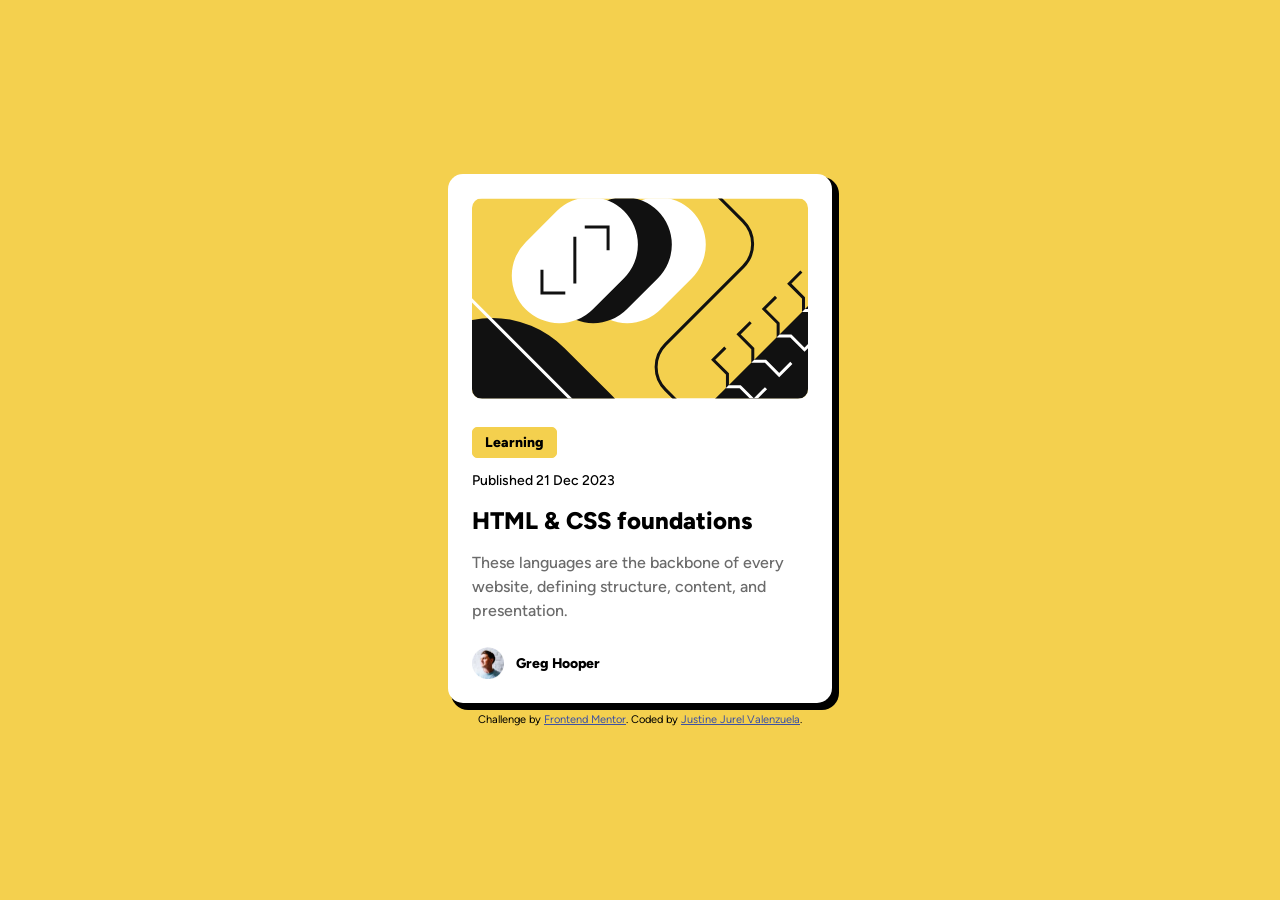
<file: blog-preview-card/index.html>
<!doctype html>
<html lang="en">
  <head>
    <meta charset="UTF-8" />
    <meta name="viewport" content="width=device-width, initial-scale=1.0" />
    <!-- displays site properly based on user's device -->

    <link
      rel="icon"
      type="image/png"
      sizes="32x32"
      href="./assets/images/favicon-32x32.png"
    />
    <link rel="stylesheet" href="style.css" />
    <title>Frontend Mentor | Blog preview card</title>

    <!-- Feel free to remove these styles or customise in your own stylesheet 👍 -->
    <style>
      .attribution {
        font-size: 0.6875rem;
        text-align: center;
      }
      .attribution a {
        color: hsl(228, 45%, 44%);
      }
    </style>
  </head>
  <body>
    <div class="card">
      <img src="./assets/images/illustration-article.svg" alt="" />
      <div class="card__context">
        <p class="card__tag text-preset-3-bold">Learning</p>
        <p class="card__date text-preset-3">Published 21 Dec 2023</p>
        <h1 class="card__title text-preset-1">HTML & CSS foundations</h1>
        <p class="card__description text-preset-2">
          These languages are the backbone of every website, defining structure,
          content, and presentation.
        </p>
      </div>

      <div class="card__author">
        <img
          src="./assets/images/image-avatar.webp"
          alt="authors profile picture"
          width="32"
          height="32"
        />
        <p class="text-preset-3-bold">Greg Hooper</p>
      </div>
    </div>

    <footer class="attribution">
      Challenge by
      <a href="https://www.frontendmentor.io?ref=challenge">Frontend Mentor</a>.
      Coded by
      <a href="https://www.frontendmentor.io/profile/valenzuelajustinejurel"
        >Justine Jurel Valenzuela</a
      >.
    </footer>
  </body>
</html>
</file>
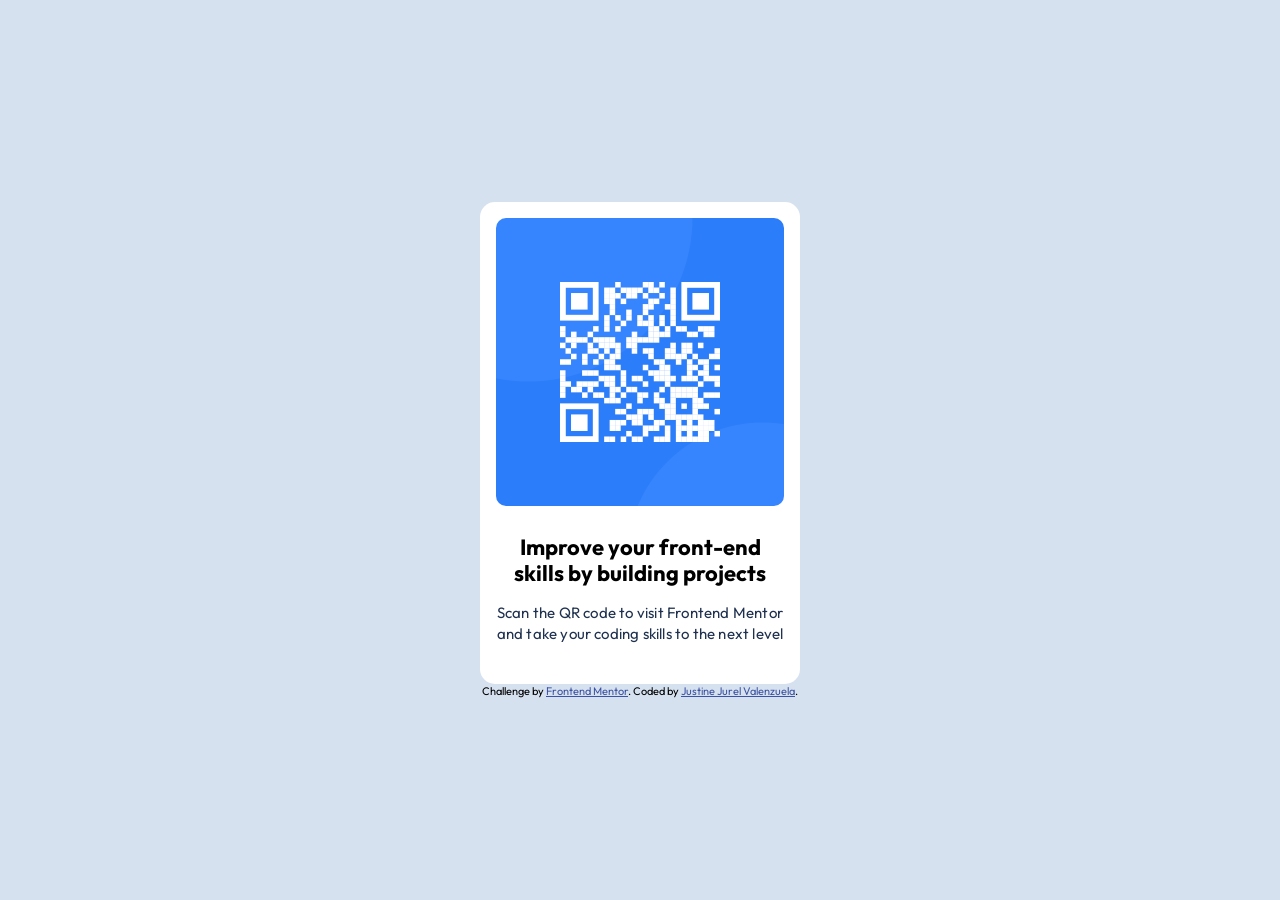
<file: qr-code-component/index.html>
<!doctype html>
<html lang="en">
  <head>
    <meta charset="UTF-8" />
    <meta name="viewport" content="width=device-width, initial-scale=1.0" />
    <!-- displays site properly based on user's device -->

    <link
      rel="icon"
      type="image/png"
      sizes="32x32"
      href="./images/favicon-32x32.png"
    />
    <link rel="stylesheet" href="style.css" />
    <link rel="preconnect" href="https://fonts.googleapis.com" />
    <link rel="preconnect" href="https://fonts.gstatic.com" crossorigin />
    <link
      href="https://fonts.googleapis.com/css2?family=Outfit:wght@100..900&display=swap"
      rel="stylesheet"
    />
    <title>Frontend Mentor | QR code component</title>

    <!-- Feel free to remove these styles or customise in your own stylesheet 👍 -->
    <style>
      .attribution {
        font-size: 0.6875rem;
        text-align: center;
      }
      .attribution a {
        color: hsl(228, 45%, 44%);
      }
    </style>
  </head>
  <body>
    <div class="card">
      <img
        src="./images/image-qr-code.png"
        alt="qr code image"
        width="288"
        height="288"
      />
      <h1>Improve your front-end skills by building projects</h1>
      <p>
        Scan the QR code to visit Frontend Mentor and take your coding skills to
        the next level
      </p>
    </div>

    <footer class="attribution">
      Challenge by
      <a href="https://www.frontendmentor.io?ref=challenge">Frontend Mentor</a>.
      Coded by
      <a href="https://www.frontendmentor.io/profile/valenzuelajustinejurel"
        >Justine Jurel Valenzuela</a
      >.
    </footer>
  </body>
</html>
</file>
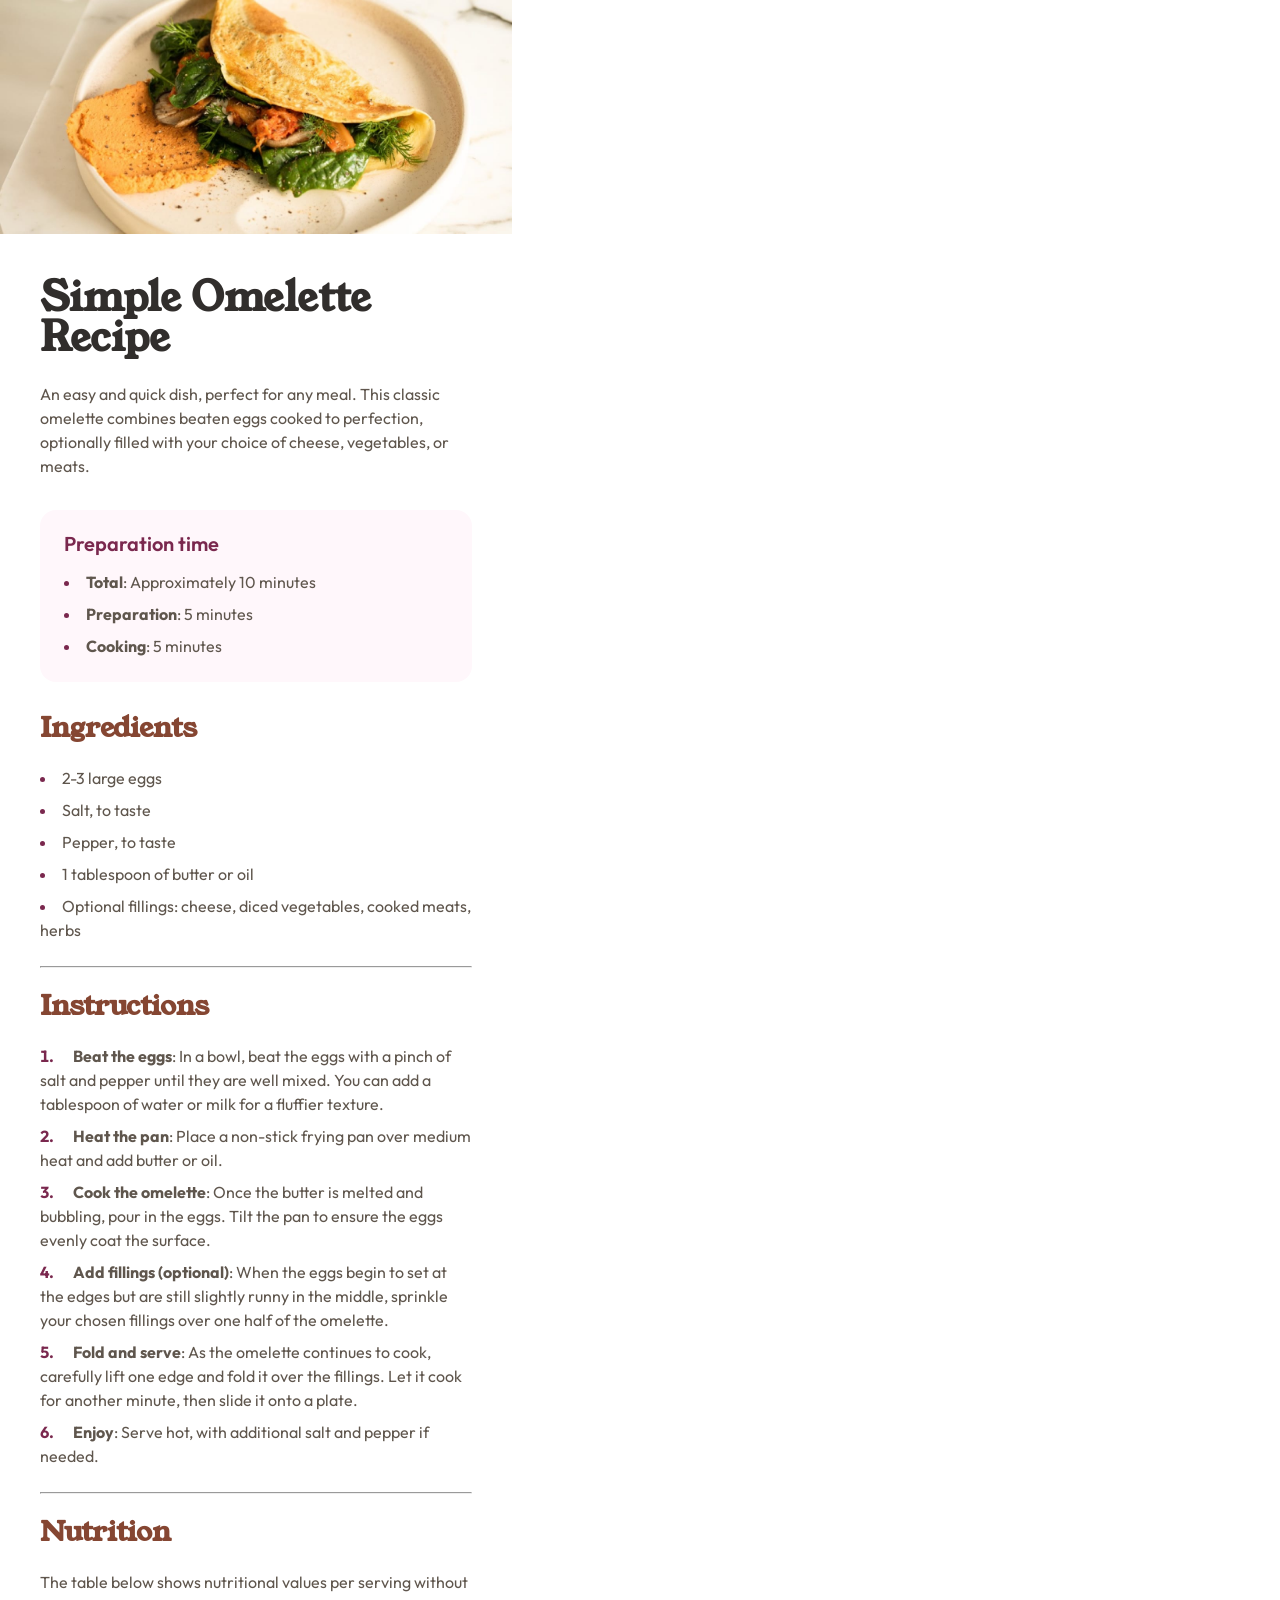
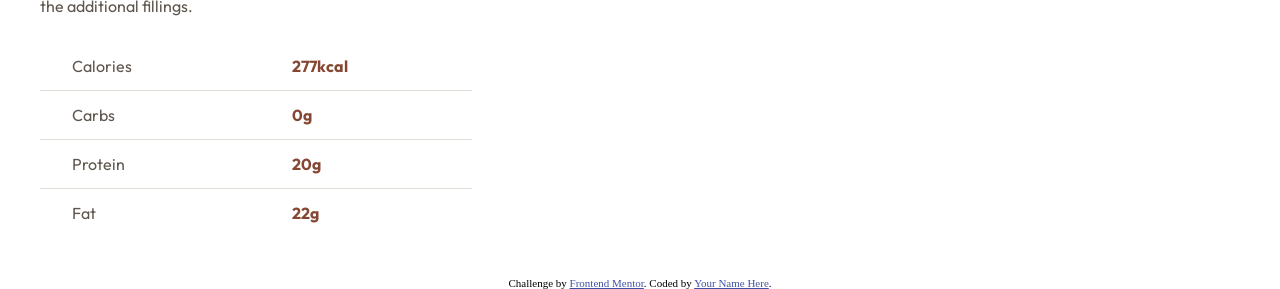
<file: recipe-page/index.html>
<!doctype html>
<html lang="en">
  <head>
    <meta charset="UTF-8" />
    <meta name="viewport" content="width=device-width, initial-scale=1.0" />
    <!-- displays site properly based on user's device -->

    <link
      rel="icon"
      type="image/png"
      sizes="32x32"
      href="./assets/images/favicon-32x32.png"
    />
    <link rel="stylesheet" href="style.css" />

    <title>Frontend Mentor | Recipe page</title>

    <!-- Feel free to remove these styles or customise in your own stylesheet 👍 -->
    <style>
      .attribution {
        font-size: 0.6875rem;
        text-align: center;
      }
      .attribution a {
        color: hsl(228, 45%, 44%);
      }
    </style>
  </head>
  <body>
    <main>
      <article class="card">
        <section class="card__img">
          <img
            src="./assets/images/image-omelette.jpeg"
            alt="Image of an egg omelette"
          />
        </section>
        <section class="card__context">
          <section>
            <h1 class="text-preset-1 card__title">Simple Omelette Recipe</h1>
            <p class="text-preset-4 card__description">
              An easy and quick dish, perfect for any meal. This classic
              omelette combines beaten eggs cooked to perfection, optionally
              filled with your choice of cheese, vegetables, or meats.
            </p>
          </section>

          <section class="card__preparation">
            <h3 class="text-preset-3 card__preparation-title">
              Preparation time
            </h3>
            <ul class="text-preset-4 card__preparation-list">
              <li><strong>Total</strong>: Approximately 10 minutes</li>
              <li><strong>Preparation</strong>: 5 minutes</li>
              <li><strong>Cooking</strong>: 5 minutes</li>
            </ul>
          </section>

          <section class="card__ingredients">
            <h2 class="text-preset-2 card__ingredients-title">Ingredients</h2>
            <ul class="text-preset-4 card__ingredients-list">
              <li>2-3 large eggs</li>
              <li>Salt, to taste</li>
              <li>Pepper, to taste</li>
              <li>1 tablespoon of butter or oil</li>
              <li>
                Optional fillings: cheese, diced vegetables, cooked meats, herbs
              </li>
            </ul>
          </section>
          <hr />
          <section class="card__instruction">
            <h2 class="text-preset-2 card__instruction-title">Instructions</h2>
            <ol class="text-preset-4 card__instruction-list">
              <li>
                <strong>Beat the eggs</strong>: In a bowl, beat the eggs with a
                pinch of salt and pepper until they are well mixed. You can add
                a tablespoon of water or milk for a fluffier texture.
              </li>
              <li>
                <strong>Heat the pan</strong>: Place a non-stick frying pan over
                medium heat and add butter or oil.
              </li>
              <li>
                <strong>Cook the omelette</strong>: Once the butter is melted
                and bubbling, pour in the eggs. Tilt the pan to ensure the eggs
                evenly coat the surface.
              </li>
              <li>
                <strong>Add fillings (optional)</strong>: When the eggs begin to
                set at the edges but are still slightly runny in the middle,
                sprinkle your chosen fillings over one half of the omelette.
              </li>
              <li>
                <strong>Fold and serve</strong>: As the omelette continues to
                cook, carefully lift one edge and fold it over the fillings. Let
                it cook for another minute, then slide it onto a plate.
              </li>
              <li>
                <strong>Enjoy</strong>: Serve hot, with additional salt and
                pepper if needed.
              </li>
            </ol>
          </section>
          <hr />
          <section class="card__nutrition">
            <h2 class="text-preset-2 card__nutrition-title">Nutrition</h2>
            <p class="text-preset-4 card__nutrition-description">
              The table below shows nutritional values per serving without the
              additional fillings.
            </p>

            <table class="nutrition-table">
              <tr>
                <td class="text-preset-4">Calories</td>
                <td class="text-preset-4-bold">277kcal</td>
              </tr>
              <tr>
                <td class="text-preset-4">Carbs</td>
                <td class="text-preset-4-bold">0g</td>
              </tr>
              <tr>
                <td class="text-preset-4">Protein</td>
                <td class="text-preset-4-bold">20g</td>
              </tr>
              <tr>
                <td class="text-preset-4">Fat</td>
                <td class="text-preset-4-bold">22g</td>
              </tr>
            </table>
          </section>
        </section>
      </article>
    </main>

    <footer class="attribution">
      Challenge by
      <a href="https://www.frontendmentor.io?ref=challenge">Frontend Mentor</a>.
      Coded by <a href="#">Your Name Here</a>.
    </footer>
  </body>
</html>
</file>
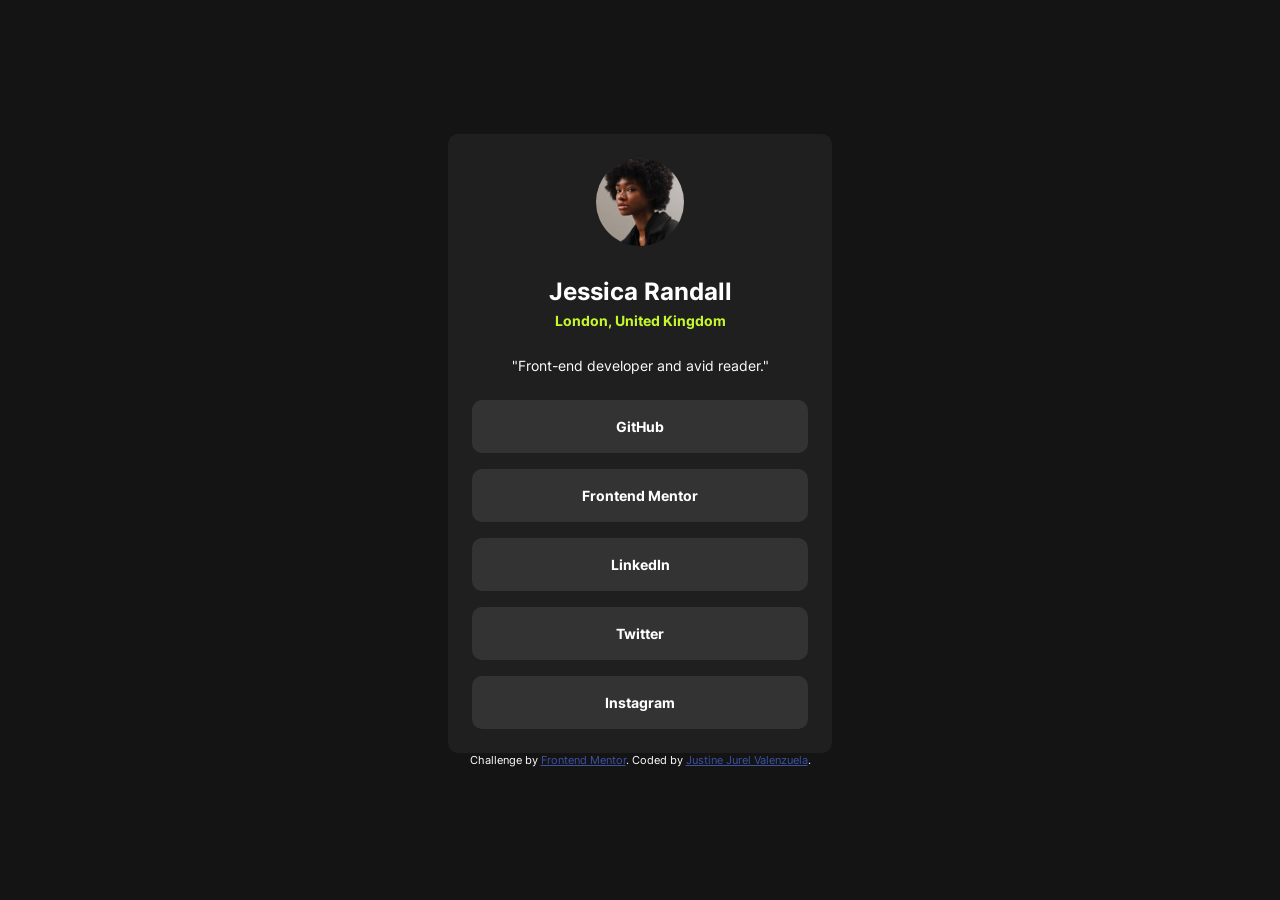
<file: social-links-profile/index.html>
<!doctype html>
<html lang="en">
  <head>
    <meta charset="UTF-8" />
    <meta name="viewport" content="width=device-width, initial-scale=1.0" />
    <!-- displays site properly based on user's device -->

    <link
      rel="icon"
      type="image/png"
      sizes="32x32"
      href="./assets/images/favicon-32x32.png"
    />
    <link rel="stylesheet" href="style.css" />

    <title>Frontend Mentor | Social links profile</title>

    <!-- Feel free to remove these styles or customise in your own stylesheet 👍 -->
    <style>
      .attribution {
        font-size: 0.6875rem;
        text-align: center;
      }
      .attribution a {
        color: hsl(228, 45%, 44%);
      }
    </style>
  </head>
  <body>
    <div class="card">
      <img
        src="./assets/images/avatar-jessica.jpeg"
        alt="image of Jessica Randall"
        width="88"
        ,
        height="88"
      />
      <h1 class="text-preset-1 card__title">Jessica Randall</h1>
      <p class="text-preset-2-bold card__subtitle card__padding">
        London, United Kingdom
      </p>
      <p class="text-preset-2 card__slogan card__padding">
        "Front-end developer and avid reader."
      </p>

      <nav class="btn">
        <ul>
          <li>
            <a href="http://" class="btn__link text-preset-2-bold">GitHub</a>
          </li>
          <li>
            <a href="http://" class="btn__link text-preset-2-bold"
              >Frontend Mentor</a
            >
          </li>
          <li>
            <a href="http://" class="btn__link text-preset-2-bold">LinkedIn</a>
          </li>
          <li>
            <a href="http://" class="btn__link text-preset-2-bold">Twitter</a>
          </li>
          <li>
            <a href="http://" class="btn__link text-preset-2-bold">Instagram</a>
          </li>
        </ul>
      </nav>
    </div>

    <footer class="attribution">
      Challenge by
      <a href="https://www.frontendmentor.io?ref=challenge">Frontend Mentor</a>.
      Coded by
      <a href="https://www.frontendmentor.io/profile/valenzuelajustinejurel"
        >Justine Jurel Valenzuela</a
      >.
    </footer>
  </body>
</html>
</file>
<file: blog-preview-card/style.css>
@font-face {
  font-family: 'Figtree';
  src: url('./assets/fonts/Figtree-VariableFont_wght.ttf') format('truetype');
}
:root {
  /* COLORS */

  /* BRAND */
  --color-yellow: #f4d04e;

  /* NEUTRAL */
  --color-gray-950: #111111;
  --color-gray-500: #6b6b6b;
  --color-white: #fff;

  /* BACKGROUND */
  --color-background: var(--color-yellow);
  --color-surface: var(--color-white);

  /* TEXT */
  --color-text-primary: var(--color-gray-950);
  --color-text-secondary: var(--color-gray-500);

  /* TYPOGRAPHY */

  /* FONT */
  --font-family: 'Figtree', sans-serif;

  /* FONT WEIGHTS */
  --font-medium: 500;
  --font-extra-bold: 800;

  /* PRESETS */
  --text-preset-1-size: 24px;
  --text-preset-1-line-height: 1.5;
  --text-preset-1-letter-spacing: 0px;
  --text-preset-1-font-weight: var(--font-extra-bold);

  --text-preset-2-size: 16px;
  --text-preset-2-line-height: 1.5;
  --text-preset-2-letter-spacing: 0px;
  --text-preset-2-font-weight: var(--font-medium);

  --text-preset-3-size: 14px;
  --text-preset-3-line-height: 1.5;
  --text-preset-3-letter-spacing: 0px;
  --text-preset-3-font-weight: var(--font-medium);

  --text-preset-3-bold-size: 14px;
  --text-preset-3-bold-line-height: 1.5;
  --text-preset-3-bold-letter-spacing: 0px;
  --text-preset-3-bold-font-weight: var(--font-extra-bold);

  /* SPACING */
  --spacing-300: 24px;
  --spacing-150: 12px;
  --spacing-100: 8px;
  --spacing-50: 4px;
}

/* UTILITIES */
.text-preset-1 {
  line-height: var(--text-preset-1-line-height);
  letter-spacing: var(--text-preset-1-letter-spacing);
  font-weight: var(--text-preset-1-font-weight);
  font-size: clamp(20px, 2vw, var(--text-preset-1-size));
}
.text-preset-2 {
  line-height: var(--text-preset-2-line-height);
  letter-spacing: var(--text-preset-2-letter-spacing);
  font-weight: var(--text-preset-3-font-weight);
  font-size: clamp(14px, 2vw, var(--text-preset-2-size));
}
.text-preset-3 {
  line-height: var(--text-preset-3-line-height);
  letter-spacing: var(--text-preset-3-letter-spacing);
  font-weight: var(--text-preset-3-font-weight);
  font-size: clamp(12px, 2vw, var(--text-preset-3-size));
}
.text-preset-3-bold {
  line-height: var(--text-preset-3-bold-line-height);
  letter-spacing: var(--text-preset-3-bold-letter-spacing);
  font-weight: var(--text-preset-3-bold-font-weight);
  font-size: clamp(12px, 2vw, var(--text-preset-3-bold-size));
}

*,
*::before,
*::after {
  box-sizing: border-box;
  padding: 0;
  margin: 0;
}
body {
  font-family: var(--font-family);
  background-color: var(--color-background);
  height: 100vh;
  display: flex;
  justify-content: center;
  align-items: center;
  flex-direction: column;
}

img {
  max-width: 100%;
  height: auto;
  border-radius: 10px;
}

.card {
  width: clamp(327px, 80vw, 384px);
  background-color: var(--color-surface);
  padding: var(--spacing-300);
  border-radius: 15px;
  box-shadow: 5px 5px 0px 2px #000000;
}

.card__context {
  padding: var(--spacing-300) 0 var(--spacing-300) 0;
}

.card__tag {
  display: inline-block;
  font-weight: var(--text-preset-3-bold-font-weight);
  border: 1px solid var(--color-yellow);
  background-color: var(--color-yellow);
  padding: var(--spacing-50) var(--spacing-150);
  border-radius: 5px;
}

.card__date {
  padding: var(--spacing-150) 0;
}

.card__title {
  padding-bottom: var(--spacing-150);
}

.card__title:hover,
.card__title:focus {
  color: var(--color-yellow);
  cursor: pointer;
}

.card__description {
  color: var(--color-text-secondary);
}

.card__author {
  display: flex;
  align-items: center;
  gap: var(--spacing-150);
}

.card__author p {
  font-size: 14px;
}

footer {
  margin: 10px 0 0 0;
}
</file>
<file: qr-code-component/style.css>
:root {
  /* colors */
  --slate-900: #1f314f;
  --slate-500: #1f314f;
  --slate-300: #d5e1ef;

  --white: #fff;

  /* typography */
  --font-family: 'Outfit', sans-serif;

  /* Bold */
  --preset1: 700;
  --preset1-fs: 22px;
  --preset1-lh: 120%;
  --preset1-ls: 0px;

  /* regular */
  --preset2: 400;
  --preset2-fs: 15px;
  --preset2-lh: 140%;
  --preset2-ls: 0.2px;

  /* Spacing */
  --spacing-500: 40px;
  --spacing-300: 24px;
  --spacing-200: 16px;
}

*,
*::before,
*::after {
  box-sizing: border-box;
  margin: 0;
  padding: 0;
}

body {
  font-family: var(--font-family);
  height: 100vh;
  background-color: var(--slate-300);
  display: flex;
  justify-content: center;
  align-items: center;
  flex-direction: column;
}

.card {
  width: 320px;
  text-align: center;
  background-color: var(--white);
  padding: var(--spacing-200);
  border-radius: 15px;
}

img {
  border-radius: 10px;
}

h1 {
  padding-top: var(--spacing-300);
  font-weight: var(--preset1);
  font-size: var(--preset1-fs);
  line-height: var(--preset1-lh);
  letter-spacing: var(--preset1-ls);
}

p {
  color: var(--slate-500);
  font-weight: var(--preset2);
  font-size: var(--preset2-fs);
  line-height: var(--preset2-lh);
  letter-spacing: var(--preset2-ls);
  padding-bottom: var(--spacing-300);
  padding-top: var(--spacing-200);
}
</file>
<file: recipe-page/style.css>
@font-face {
  font-family: 'Outfit';
  src: url(./assets/fonts/outfit/Outfit-VariableFont_wght.ttf)
    format('truetype');
  font-weight: 100 900;
  font-style: normal;
  font-display: swap;
}

@font-face {
  font-family: 'Young Serif';
  src: url(./assets/fonts/young-serif/YoungSerif-Regular.ttf) format('truetype');
  font-weight: 400;
  font-style: normal;
  font-display: swap;
}

:root {
  --color-rose-800: #7a284e;
  --color-rose-50: #fff7fb;

  --color-stone-900: #312e2c;
  --color-stone-600: #5f564d;
  --color-stone-150: #e3ddd7;
  --color-stone-100: #f3e5d7;

  --color-brown-800: #854632;

  --color-white: #fff;

  --primary-font-family: 'Young Serif', sans-serif;
  --secondary-font-family: 'Outfit', sans-serif;

  --text-preset-1-ff: var(--primary-font-family);
  --text-preset-1-fs: clamp(2.25rem, 4vw, 2.5rem);
  --text-preset-1-lh: 1;
  --text-preset-1-ls: 0px;

  --text-preset-2-ff: var(--primary-font-family);
  --text-preset-2-fs: 1.75rem;
  --text-preset-2-lh: 1;
  --text-preset-2-ls: 0px;

  --text-preset-3-ff: var(--secondary-font-family);
  --text-preset-3-fs: 1.25rem;
  --text-preset-3-lh: 1;
  --text-preset-3-ls: 0px;
  --text-preset-3-fw: 600;

  --text-preset-4-ff: var(--secondary-font-family);
  --text-preset-4-fs: 1rem;
  --text-preset-4-lh: 1.5;
  --text-preset-4-ls: 0px;
  --text-preset-4-fw: 400;

  --text-preset-4-bold-ff: var(--secondary-font-family);
  --text-preset-4-bold-fs: 1rem;
  --text-preset-4-bold-lh: 1.5;
  --text-preset-4-bold-ls: 0px;
  --text-preset-4-bold-fw: 700;

  --spacing-1600: 8rem;
  --spacing-600: 3rem;
  --spacing-500: 2.5rem;
  --spacing-400: 2rem;
  --spacing-300: 1.5rem;
  --spacing-200: 1rem;
  --spacing-150: 0.75rem;
  --spacing-100: 0.5rem;
}

/* UTILITIES */
.text-preset-1 {
  font-family: var(--text-preset-1-ff);
  font-size: var(--text-preset-1-fs);
  line-height: var(--text-preset-1-lh);
  letter-spacing: var(--text-preset-1-ls);
}
.text-preset-2 {
  font-family: var(--text-preset-2-ff);
  font-size: var(--text-preset-2-fs);
  line-height: var(--text-preset-2-lh);
  letter-spacing: var(--text-preset-2-ls);
}

.text-preset-3 {
  font-family: var(--text-preset-3-ff);
  font-size: var(--text-preset-3-fs);
  line-height: var(--text-preset-3-lh);
  letter-spacing: var(--text-preset-3-ls);
  font-weight: var(--text-preset-3-fw);
}

.text-preset-4 {
  font-family: var(--text-preset-4-ff);
  font-size: var(--text-preset-4-fs);
  line-height: var(--text-preset-4-lh);
  letter-spacing: var(--text-preset-4-ls);
  font-weight: var(--text-preset-4-fw);
}

.text-preset-4-bold {
  font-family: var(--text-preset-4-bold-ff);
  font-size: var(--text-preset-4-bold-fs);
  line-height: var(--text-preset-4-bold-lh);
  letter-spacing: var(--text-preset-4-bold-ls);
  font-weight: var(--text-preset-4-bold-fw);
}

*,
*::before,
*::after {
  padding: 0;
  margin: 0;
  box-sizing: border-box;
}
html {
  font-size: 16px;
}

body {
  min-height: 100vh;
}
img {
  width: 100%;
}

ul,
ol {
  margin: 0;
  padding: 0;
  list-style-position: inside;
}
li {
  color: var(--color-stone-600);
}
li:not(:last-child) {
  padding: 0 0 var(--spacing-100) 0;
}
li::marker {
  color: var(--color-rose-800);
}

hr {
  margin: var(--spacing-300) 0 var(--spacing-300) 0;
}

.card {
  width: clamp(23.438rem, 40vw, 46rem);
}

.card__context {
  padding: clamp(2rem, 8vw, 2.5rem);
}

.card__title {
  color: var(--color-stone-900);
}

.card__description {
  padding-top: var(--spacing-300);
  color: var(--color-stone-600);
}

.card__preparation {
  background-color: var(--color-rose-50);
  padding: var(--spacing-300);
  margin: var(--spacing-400) 0;
  border-radius: 1rem;
}

.card__preparation-title {
  color: var(--color-rose-800);
  padding-bottom: var(--spacing-200);
}

.card__preparation-list,
.card__ingredients-list {
  color: var(--color-stone-600);
}

.card__ingredients-title,
.card__instruction-title,
.card__nutrition-title {
  padding-bottom: var(--spacing-300);
  color: var(--color-brown-800);
}

.card__instruction li::marker {
  font-family: var(--text-preset-4-bold-ff);
  font-size: var(--text-preset-4-bold-fs);
  font-weight: var(--text-preset-4-bold-fw);
}

.card__instruction strong {
  padding-left: var(--spacing-200);
}

.card__nutrition-description {
  color: var(--color-stone-600);
  padding-bottom: var(--spacing-300);
}

.nutrition-table {
  width: 100%;
  border-collapse: collapse;
}

.nutrition-table tr {
  border-bottom: 1px solid var(--color-stone-150);
}

.nutrition-table tr:last-child {
  border-bottom: none;
}

.nutrition-table td {
  padding: var(--spacing-150) var(--spacing-400);
  color: var(--color-stone-600);
}

.nutrition-table td:last-child {
  color: var(--color-brown-800);
}
</file>
<file: social-links-profile/style.css>
@font-face {
  font-family: 'Inter';
  src: url(./assets/fonts/Inter-VariableFont_slnt\,wght.ttf) format('truetype');
}

:root {
  /* COLORS */
  --color-grey-900: #141414;
  --color-grey-800: #1f1f1f;
  --color-grey-700: #333333;

  --color-green: #c4f82a;
  --color-white: #fff;

  --color-background: var(--color-grey-900);
  --color-surface: var(--color-grey-800);
  --color-btn: var(--color-grey-700);
  --color-text: var(--color-white);
  --color-accent: var(--color-green);

  --font-family: 'Inter', sans-serif;

  --text-preset-1-size: 24px;
  --text-preset-1-lh: 1.5;
  --text-preset-1-ls: 0px;
  --text-preset-1-fw: 700;

  --text-preset-2-size: 14px;
  --text-preset-2-lh: 1.5;
  --text-preset-2-ls: 0px;
  --text-preset-2-fw: 400;

  --text-preset-2-bold-size: 14px;
  --text-preset-2-bold-lh: 1.5;
  --text-preset-2-bold-ls: 0px;
  --text-preset-2-bold-fw: 700;

  --spacing-800: 40px;
  --spacing-300: 24px;
  --spacing-200: 16px;
  --spacing-150: 12px;
  --spacing-100: 8px;
  --spacing-50: 4px;
}

.text-preset-1 {
  font-weight: var(--text-preset-1-fw);
  font-size: var(--text-preset-1-size);
  line-height: var(--text-preset-1-lh);
  letter-spacing: var(--text-preset-1-ls);
}

.text-preset-2 {
  font-weight: var(--text-preset-2-fw);
  font-size: var(--text-preset-2-size);
  line-height: var(--text-preset-2-lh);
  letter-spacing: var(--text-preset-2-ls);
}

.text-preset-2-bold {
  font-weight: var(--text-preset-2-bold-fw);
  font-size: var(--text-preset-2-bold-size);
  line-height: var(--text-preset-2-bold-lh);
  letter-spacing: var(--text-preset-2-bold-ls);
}

*,
*::before,
*::after {
  box-sizing: border-box;
  padding: 0;
  margin: 0;
}

body {
  height: 100vh;
  font-family: var(--font-family);
  background-color: var(--color-background);
  display: flex;
  flex-direction: column;
  justify-content: center;
  align-items: center;
  color: var(--color-text);
}

.card {
  width: clamp(327px, 80vw, 384px);
  background-color: var(--color-surface);
  text-align: center;
  padding: var(--spacing-300);
  border-radius: 10px;
}

img {
  border-radius: 50%;
}

ul {
  list-style-type: none;
  padding: 0;
  margin: 0;
}

.btn__link {
  text-decoration: none;
  display: block;
  color: inherit;
  background-color: var(--color-grey-700);
  padding: var(--spacing-200) 0;
  border-radius: 10px;
}

.btn__link:hover,
.btn__link:focus,
.btn__link:active {
  background-color: var(--color-green);
  color: var(--color-grey-700);
  cursor: pointer;
}

.btn ul > li:not(:last-child) {
  margin-bottom: var(--spacing-200);
}
.card__title {
  padding-top: var(--spacing-300);
}
.card__subtitle {
  color: var(--color-green);
}

.card__padding {
  padding-bottom: var(--spacing-300);
}
</file>
